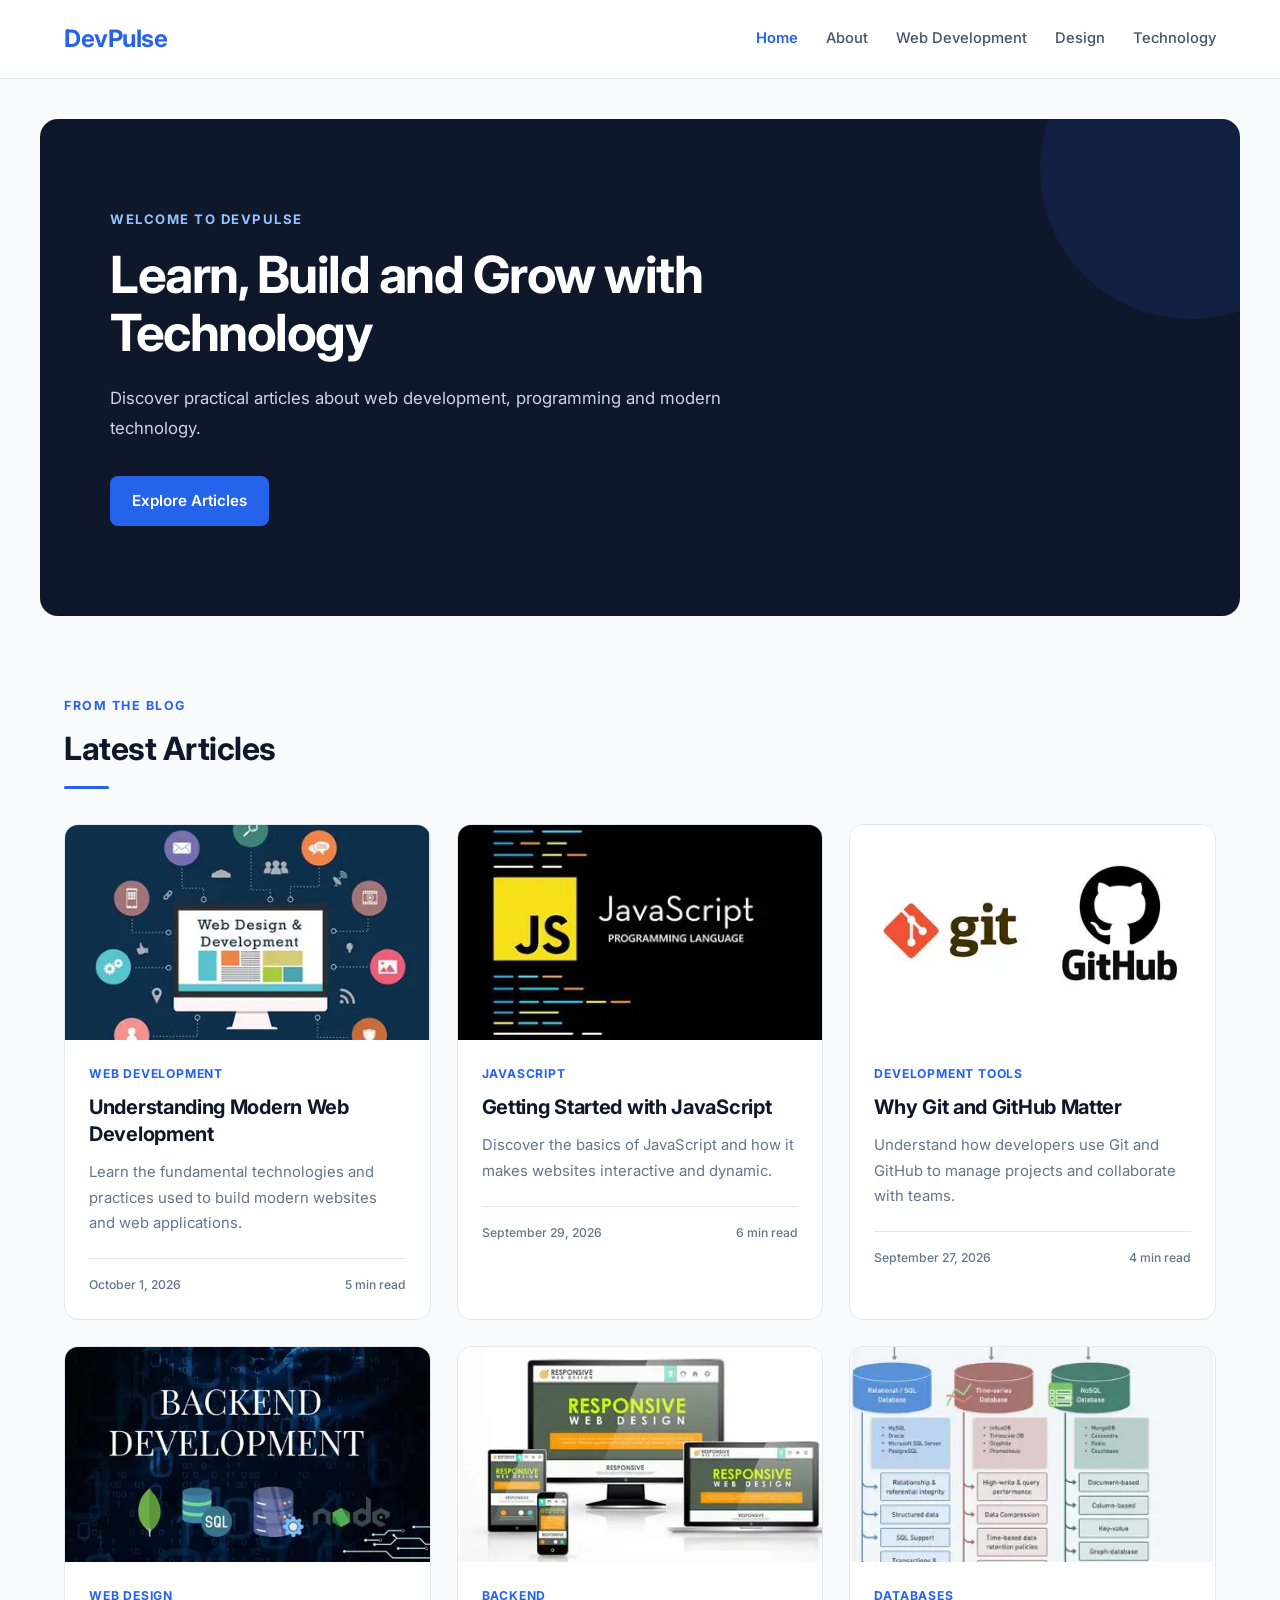
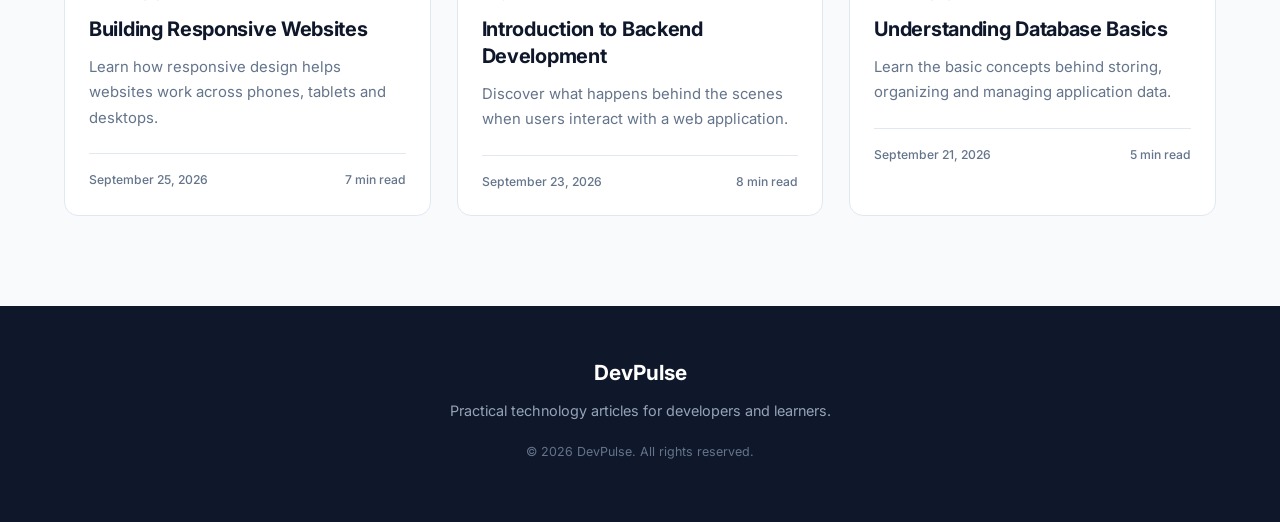
<file: index.html>
<!DOCTYPE html>
<html lang="en">

<head>
    <meta charset="UTF-8">
    <meta name="viewport" content="width=device-width, initial-scale=1.0">

    <title>DevPulse | Technology Blog</title>

    <link rel="preconnect" href="https://fonts.googleapis.com">
    <link rel="preconnect" href="https://fonts.gstatic.com" crossorigin>

    <link href="https://fonts.googleapis.com/css2?family=Inter:wght@400;500;600;700&display=swap" rel="stylesheet">


    <link rel="stylesheet" href="./style.css">
</head>

<body>


    <header class="site-header">

        <nav class="navbar">

            <a href="index.html" class="logo">
                DevPulse
            </a>

            <div class="nav-links">

                <a href="index.html" class="active">Home</a>

                <a href="about.html">About</a>

                <a href="web-development.html">Web Development</a>

                <a href="design.html">Design</a>

                <a href="technology.html">Technology</a>



            </div>

        </nav>

    </header>




    <main>



        <section class="hero">

            <div class="hero-content">

                <p class="hero-label">
                    WELCOME TO DEVPULSE
                </p>

                <h1>
                    Learn, Build and Grow with Technology
                </h1>

                <p class="hero-text">
                    Discover practical articles about web development, programming and modern technology.
                </p>

                <a href="#articles" class="hero-button">
                    Explore Articles
                </a>

            </div>

        </section>




        <section class="articles" id="articles">

            <div class="section-heading">

                <p>
                    FROM THE BLOG
                </p>

                <h2>
                    Latest Articles
                </h2>

                <div class="heading-line"></div>

            </div>




            <div class="article-grid">




                <a href="article.html?article=1" class="article-card-link">

                    <article class="article-card">

                        <div class="article-image">

                            <img src="images/article-1.jpg" alt="Modern web development workspace">

                        </div>

                        <div class="article-content">

                            <p class="article-category">
                                Web Development
                            </p>

                            <h3>
                                Understanding Modern Web Development
                            </h3>

                            <p class="article-description">
                                Learn the fundamental technologies and practices used to build modern websites and web applications.
                            </p>

                            <div class="article-meta">

                                <span>
                                    October 1, 2026
                                </span>

                                <span>
                                    5 min read
                                </span>

                            </div>

                        </div>

                    </article>

                </a>




                <a href="article.html?article=2" class="article-card-link">

                    <article class="article-card">

                        <div class="article-image">

                            <img src="images/article-2.jpg" alt="JavaScript programming code">

                        </div>

                        <div class="article-content">

                            <p class="article-category">
                                JavaScript
                            </p>

                            <h3>
                                Getting Started with JavaScript
                            </h3>

                            <p class="article-description">
                                Discover the basics of JavaScript and how it makes websites interactive and dynamic.
                            </p>

                            <div class="article-meta">

                                <span>
                                    September 29, 2026
                                </span>

                                <span>
                                    6 min read
                                </span>

                            </div>

                        </div>

                    </article>

                </a>




                <a href="article.html?article=3" class="article-card-link">

                    <article class="article-card">

                        <div class="article-image">

                            <img src="images/article-3.jpg" alt="Git and GitHub development workflow">

                        </div>

                        <div class="article-content">

                            <p class="article-category">
                                Development Tools
                            </p>

                            <h3>
                                Why Git and GitHub Matter
                            </h3>

                            <p class="article-description">
                                Understand how developers use Git and GitHub to manage projects and collaborate with teams.
                            </p>

                            <div class="article-meta">

                                <span>
                                    September 27, 2026
                                </span>

                                <span>
                                    4 min read
                                </span>

                            </div>

                        </div>

                    </article>

                </a>




                <a href="article.html?article=4" class="article-card-link">

                    <article class="article-card">

                        <div class="article-image">

                            <img src="images/article-4.jpg" alt="Responsive website displayed on different devices">

                        </div>

                        <div class="article-content">

                            <p class="article-category">
                                Web Design
                            </p>

                            <h3>
                                Building Responsive Websites
                            </h3>

                            <p class="article-description">
                                Learn how responsive design helps websites work across phones, tablets and desktops.
                            </p>

                            <div class="article-meta">

                                <span>
                                    September 25, 2026
                                </span>

                                <span>
                                    7 min read
                                </span>

                            </div>

                        </div>

                    </article>

                </a>



                <a href="article.html?article=5" class="article-card-link">

                    <article class="article-card">

                        <div class="article-image">

                            <img src="images/article-5.jpg" alt="Backend server and programming code">

                        </div>

                        <div class="article-content">

                            <p class="article-category">
                                Backend
                            </p>

                            <h3>
                                Introduction to Backend Development
                            </h3>

                            <p class="article-description">
                                Discover what happens behind the scenes when users interact with a web application.
                            </p>

                            <div class="article-meta">

                                <span>
                                    September 23, 2026
                                </span>

                                <span>
                                    8 min read
                                </span>

                            </div>

                        </div>

                    </article>

                </a>




                <a href="article.html?article=6" class="article-card-link">

                    <article class="article-card">

                        <div class="article-image">

                            <img src="images/article-6.jpg" alt="Database structure and data management">

                        </div>

                        <div class="article-content">

                            <p class="article-category">
                                Databases
                            </p>

                            <h3>
                                Understanding Database Basics
                            </h3>

                            <p class="article-description">
                                Learn the basic concepts behind storing, organizing and managing application data.
                            </p>

                            <div class="article-meta">

                                <span>
                                    September 21, 2026
                                </span>

                                <span>
                                    5 min read
                                </span>

                            </div>

                        </div>

                    </article>

                </a>


            </div>

        </section>

    </main>




    <footer class="site-footer">

        <div class="footer-content">

            <h3>
                DevPulse
            </h3>

            <p>
                Practical technology articles for developers and learners.
            </p>

            <p class="copyright">
                © 2026 DevPulse. All rights reserved.
            </p>

        </div>

    </footer>


</body>

</html>
</file>
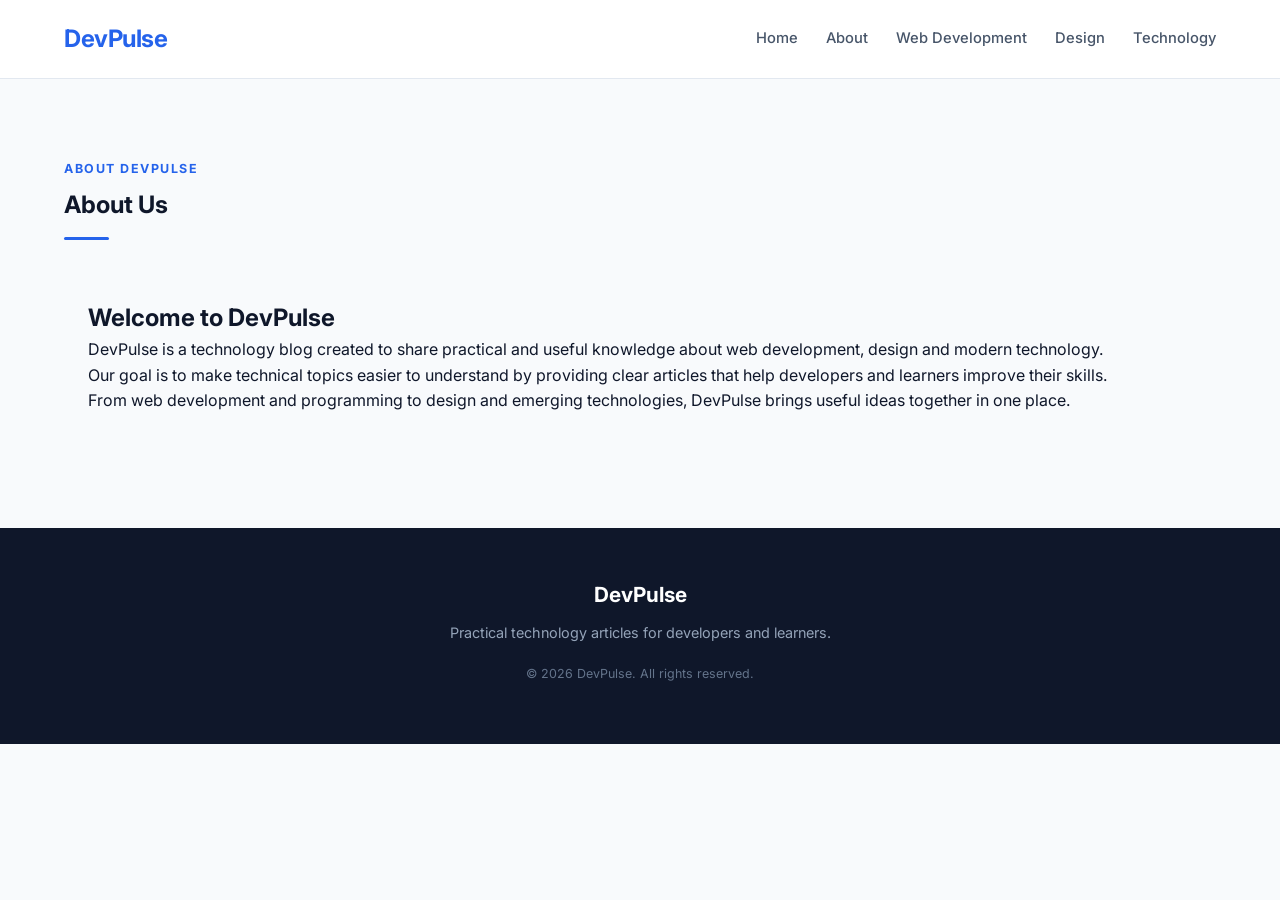
<file: about.html>
<!DOCTYPE html>
<html lang="en">

<head>

    <meta charset="UTF-8">
    <meta name="viewport" content="width=device-width, initial-scale=1.0">

    <title>About | DevPulse</title>

    <link rel="preconnect" href="https://fonts.googleapis.com">
    <link rel="preconnect" href="https://fonts.gstatic.com" crossorigin>

    <link href="https://fonts.googleapis.com/css2?family=Inter:wght@400;500;600;700&display=swap" rel="stylesheet">

    <link rel="stylesheet" href="style.css">

</head>

<body>

    <header class="site-header">

        <nav class="navbar">

            <a href="index.html" class="logo">
                 DevPulse
            </a>

            <div class="nav-links">

                <a href="index.html">Home</a>
                <a href="about.html">About</a>

                <a href="web-development.html"> Web Development</a>

                <a href="design.html"> Design </a>

                <a href="technology.html">Technology</a>


            </div>

        </nav>

    </header>


    <main>

        <section class="articles">

            <div class="section-heading">

                <p>
                    ABOUT DEVPULSE
                </p>

                <h1>
                    About Us
                </h1>

                <div class="heading-line"></div>

            </div>


            <div class="article-content">

                <h2>
                    Welcome to DevPulse
                </h2>

                <p>
                    DevPulse is a technology blog created to share practical and useful knowledge about web development, design and modern technology.
                </p>

                <p>
                    Our goal is to make technical topics easier to understand by providing clear articles that help developers and learners improve their skills.
                </p>

                <p>
                    From web development and programming to design and emerging technologies, DevPulse brings useful ideas together in one place.
                </p>

            </div>

        </section>

    </main>


    <footer class="site-footer">

        <div class="footer-content">

            <h3>
                DevPulse
            </h3>

            <p>
                Practical technology articles for developers and learners.
            </p>

            <p class="copyright">
                © 2026 DevPulse. All rights reserved.
            </p>

        </div>

    </footer>

</body>

</html>
</file>
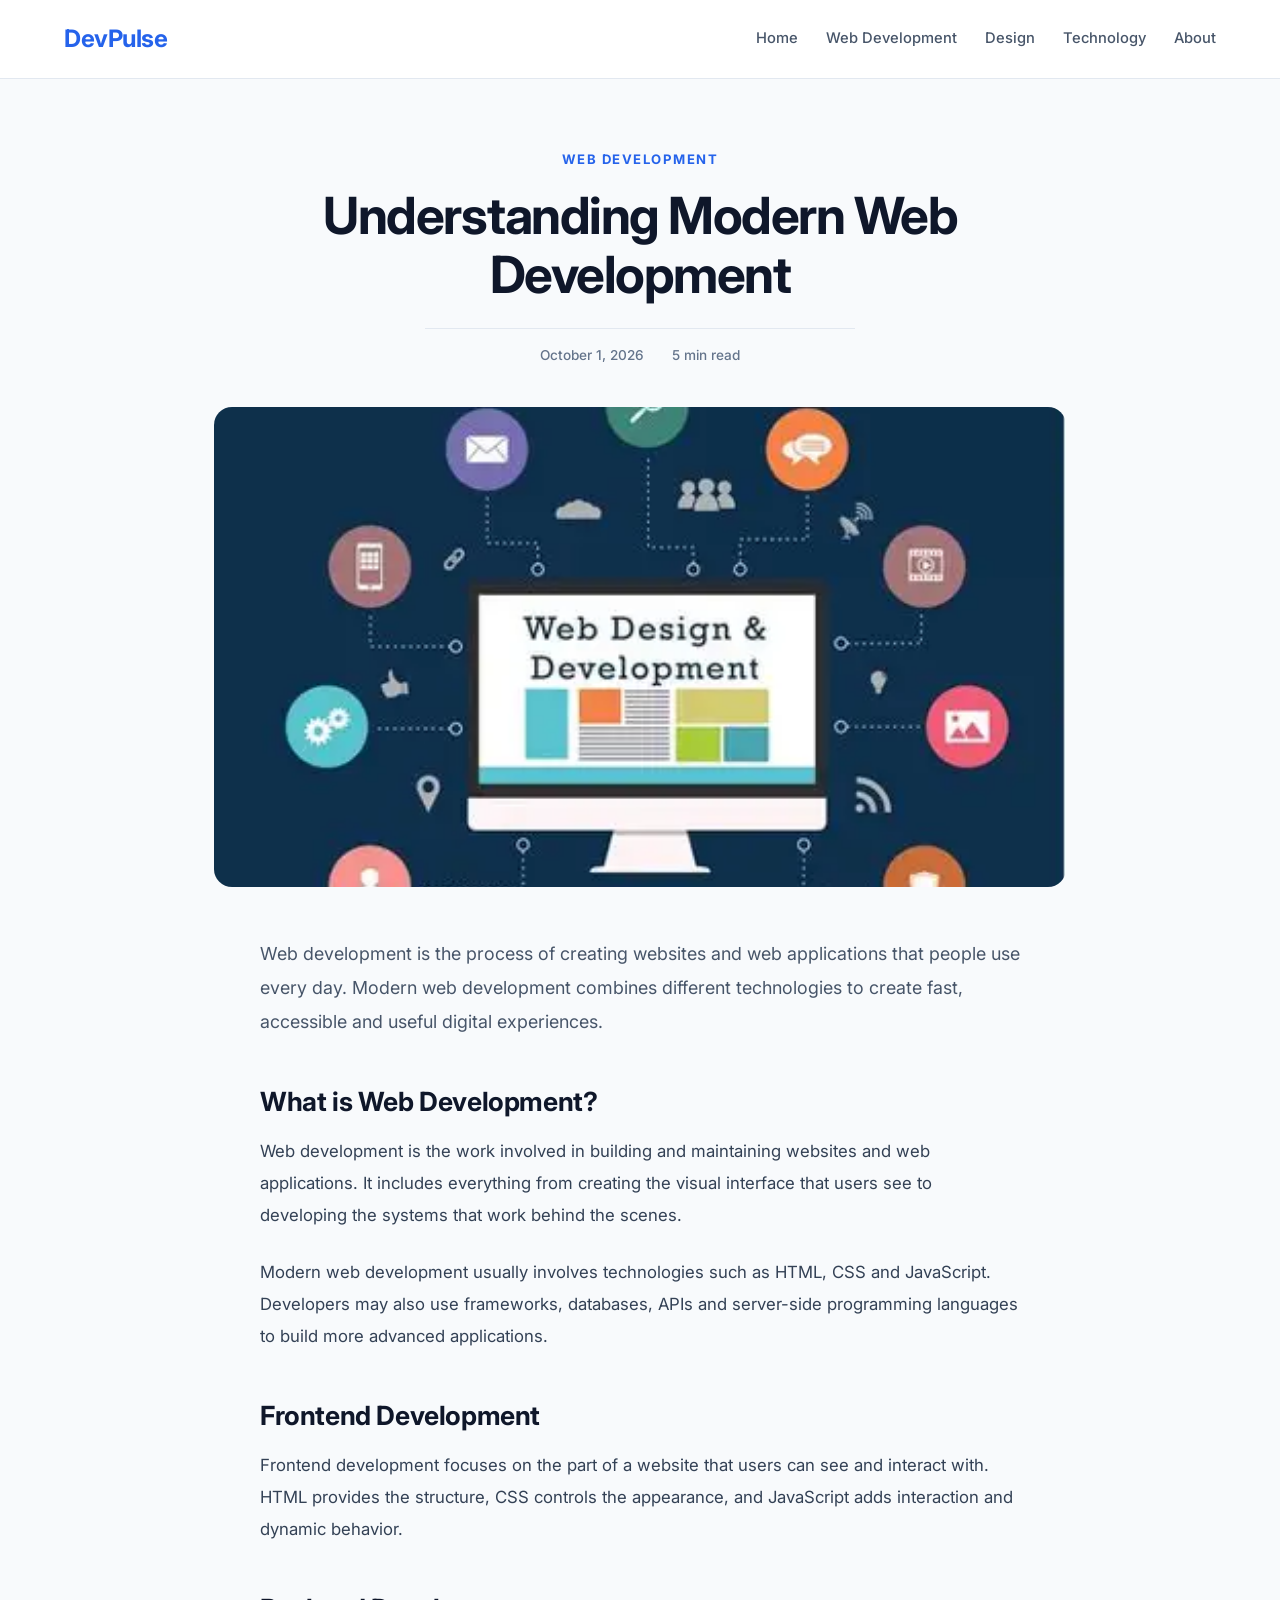
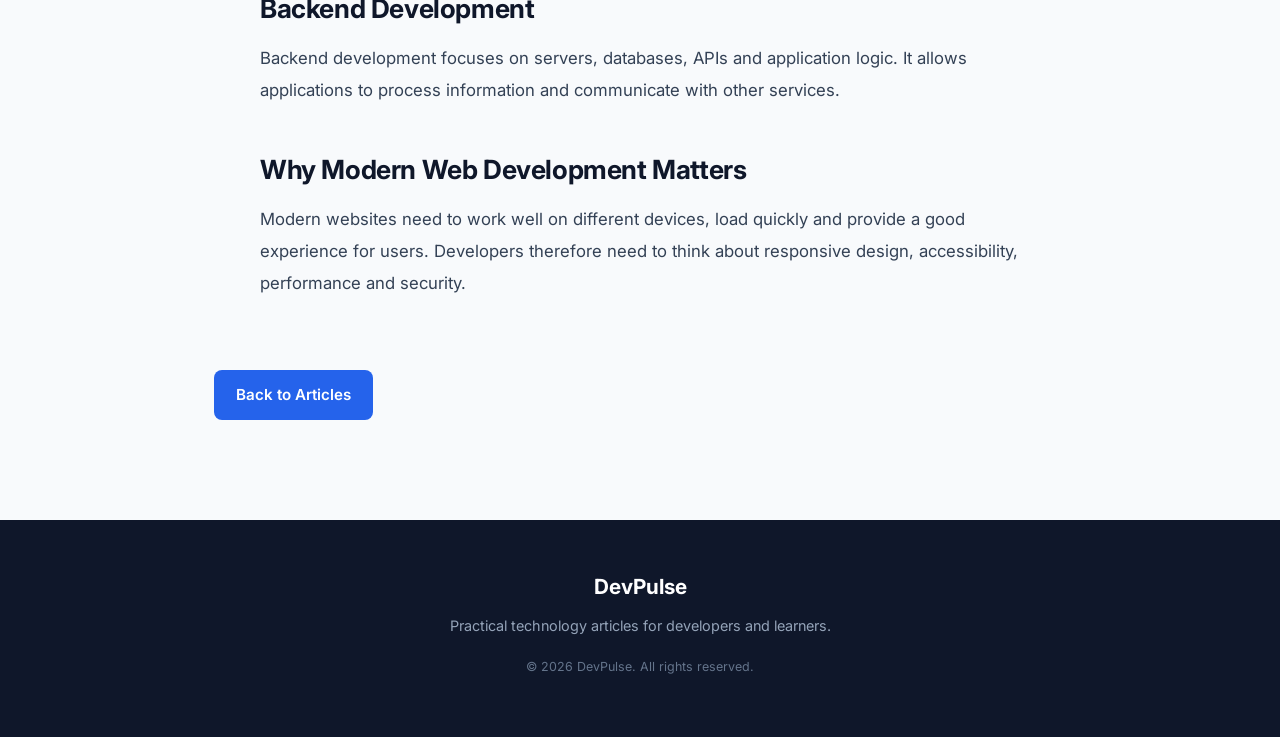
<file: article.html>
<!DOCTYPE html>
<html lang="en">

<head>

    <meta charset="UTF-8">
    <meta name="viewport" content="width=device-width, initial-scale=1.0">

    <title>DevPulse | Article</title>

    <link rel="preconnect" href="https://fonts.googleapis.com">
    <link rel="preconnect" href="https://fonts.gstatic.com" crossorigin>

    <link href="https://fonts.googleapis.com/css2?family=Inter:wght@400;500;600;700&display=swap" rel="stylesheet">


    <link rel="stylesheet" href="style.css">

</head>


<body>




    <header class="site-header">

        <nav class="navbar">

            <a href="index.html" class="logo">
                DevPulse
            </a>


            <div class="nav-links"><a href="index.html">Home</a>

                <a href="web-development.html">Web Development</a>

                <a href="design.html">Design</a>

                <a href="technology.html">Technology</a>

                <a href="about.html">About</a>

            </div>

        </nav>

    </header>



    <main>

        <article class="full-article">




            <div class="article-header">

                <p class="article-category" id="article-category">
                    Web Development
                </p>


                <h1 id="article-title">
                    Understanding Modern Web Development
                </h1>


                <div class="article-meta">

                    <span id="article-date">
                        October 1, 2026
                    </span>

                    <span id="article-read-time">
                        5 min read
                    </span>

                </div>

            </div>




            <div class="full-article-image">

                <img id="article-image" src="images/article-1.jpg" alt="Modern web development workspace">

            </div>




            <div class="article-body" id="article-body">

                <p>
                    Web development is the process of creating websites and web applications that people use every day. Modern web development combines different technologies to create fast, accessible and useful digital experiences.
                </p>


                <h2>
                    What is Web Development?
                </h2>


                <p>
                    Web development is the work involved in building and maintaining websites and web applications. It includes everything from creating the visual interface that users see to developing the systems that work behind the scenes.
                </p>


                <p>
                    Modern web development usually involves technologies such as HTML, CSS and JavaScript. Developers may also use frameworks, databases, APIs and server-side programming languages to build more advanced applications.
                </p>


                <h2>
                    Frontend Development
                </h2>


                <p>
                    Frontend development focuses on the part of a website that users can see and interact with. HTML provides the structure, CSS controls the appearance, and JavaScript adds interaction and dynamic behavior.
                </p>


                <h2>
                    Backend Development
                </h2>


                <p>
                    Backend development focuses on the server-side part of an application. It handles business logic, databases, authentication, APIs and communication between different parts of a system.
                </p>


                <h2>
                    Why Modern Web Development Matters
                </h2>


                <p>
                    Modern websites need to work well on different devices, load quickly and provide a good experience for users. Developers therefore need to think about responsive design, accessibility, performance and security.
                </p>


            </div>




            <a href="index.html" class="hero-button article-button">Back to Articles</a>


        </article>

    </main>




    <footer class="site-footer">

        <div class="footer-content">

            <h3>
                DevPulse
            </h3>

            <p>
                Practical technology articles for developers and learners.
            </p>

            <p class="copyright">
                © 2026 DevPulse. All rights reserved.
            </p>

        </div>

    </footer>



    <script>
        const articles = {

            1: {
                category: "Web Development",
                title: "Understanding Modern Web Development",
                date: "October 1, 2026",
                readTime: "5 min read",
                image: "images/article-1.jpg",
                alt: "Modern web development workspace",
                content: `
                    <p>
                        Web development is the process of creating websites
                        and web applications that people use every day.
                        Modern web development combines different technologies
                        to create fast, accessible and useful digital experiences.
                    </p>

                    <h2>
                        What is Web Development?
                    </h2>

                    <p>
                        Web development is the work involved in building and
                        maintaining websites and web applications. It includes
                        everything from creating the visual interface that users
                        see to developing the systems that work behind the scenes.
                    </p>

                    <p>
                        Modern web development usually involves technologies
                        such as HTML, CSS and JavaScript. Developers may also
                        use frameworks, databases, APIs and server-side
                        programming languages to build more advanced applications.
                    </p>

                    <h2>
                        Frontend Development
                    </h2>

                    <p>
                        Frontend development focuses on the part of a website
                        that users can see and interact with. HTML provides
                        the structure, CSS controls the appearance, and JavaScript
                        adds interaction and dynamic behavior.
                    </p>

                    <h2>
                        Backend Development
                    </h2>

                    <p>
                        Backend development focuses on servers, databases,
                        APIs and application logic. It allows applications
                        to process information and communicate with other services.
                    </p>

                    <h2>
                        Why Modern Web Development Matters
                    </h2>

                    <p>
                        Modern websites need to work well on different devices,
                        load quickly and provide a good experience for users.
                        Developers therefore need to think about responsive
                        design, accessibility, performance and security.
                    </p>
                `
            },


            2: {
                category: "JavaScript",
                title: "Getting Started with JavaScript",
                date: "September 29, 2026",
                readTime: "6 min read",
                image: "images/article-2.jpg",
                alt: "JavaScript programming code",
                content: `
                    <p>
                        JavaScript is one of the most important programming
                        languages used in modern web development. It allows
                        developers to create interactive and dynamic websites.
                    </p>

                    <h2>
                        What is JavaScript?
                    </h2>

                    <p>
                        JavaScript is a programming language that runs mainly
                        in web browsers. It can respond to user actions,
                        change webpage content and communicate with servers.
                    </p>

                    <h2>
                        Why Learn JavaScript?
                    </h2>

                    <p>
                        JavaScript is useful for creating interactive websites
                        and web applications. It is also used with modern
                        frameworks and technologies for frontend and backend development.
                    </p>

                    <h2>
                        Basic JavaScript Concepts
                    </h2>

                    <p>
                        Beginners should start by learning variables, data types,
                        functions, conditions, loops and events. These concepts
                        provide a strong foundation for writing JavaScript programs.
                    </p>

                    <h2>
                        JavaScript in Web Development
                    </h2>

                    <p>
                        HTML creates structure, CSS creates presentation and
                        JavaScript adds behavior. Together, these technologies
                        allow developers to create complete interactive experiences.
                    </p>
                `
            },


            3: {
                category: "Development Tools",
                title: "Why Git and GitHub Matter",
                date: "September 27, 2026",
                readTime: "4 min read",
                image: "images/article-3.jpg",
                alt: "Git and GitHub development workflow",
                content: `
                    <p>
                        Git and GitHub are widely used tools in software development.
                        They help developers manage source code, track changes
                        and collaborate with other developers.
                    </p>

                    <h2>
                        What is Git?
                    </h2>

                    <p>
                        Git is a version control system. It records changes
                        made to files and allows developers to return to previous
                        versions of a project when necessary.
                    </p>

                    <h2>
                        What is GitHub?
                    </h2>

                    <p>
                        GitHub is an online platform where developers can store
                        Git repositories, collaborate on projects and share their
                        work with other people.
                    </p>

                    <h2>
                        Why Developers Use Git
                    </h2>

                    <p>
                        Git makes it easier to work safely on projects.
                        Developers can create branches, make commits and merge
                        changes without losing previous versions of their code.
                    </p>

                    <h2>
                        Collaboration
                    </h2>

                    <p>
                        GitHub also supports collaboration through branches,
                        pull requests, issues and code reviews. These features
                        are especially useful when developers work as a team.
                    </p>
                `
            },


            4: {
                category: "Web Design",
                title: "Building Responsive Websites",
                date: "September 25, 2026",
                readTime: "7 min read",
                image: "images/article-4.jpg",
                alt: "Responsive website displayed on different devices",
                content: `
                    <p>
                        Responsive web design allows websites to adapt to
                        different screen sizes and devices. A responsive website
                        should work well on phones, tablets and desktop computers.
                    </p>

                    <h2>
                        What is Responsive Design?
                    </h2>

                    <p>
                        Responsive design uses flexible layouts, images and
                        CSS techniques to make a website adapt to the available
                        screen size.
                    </p>

                    <h2>
                        Why Responsive Design Matters
                    </h2>

                    <p>
                        People access websites using many different devices.
                        A responsive design provides a better experience
                        regardless of the device being used.
                    </p>

                    <h2>
                        CSS Media Queries
                    </h2>

                    <p>
                        CSS media queries allow developers to apply different
                        styles depending on the screen size. They are one of
                        the most important tools for responsive websites.
                    </p>

                    <h2>
                        Good Responsive Practices
                    </h2>

                    <p>
                        Developers should use flexible layouts, readable text,
                        responsive images and appropriate spacing to make
                        websites comfortable to use on different devices.
                    </p>
                `
            },


            5: {
                category: "Backend",
                title: "Introduction to Backend Development",
                date: "September 23, 2026",
                readTime: "8 min read",
                image: "images/article-5.jpg",
                alt: "Backend server and programming code",
                content: `
                    <p>
                        Backend development focuses on the parts of a web
                        application that users do not directly see. It is
                        responsible for processing data and application logic.
                    </p>

                    <h2>
                        What is Backend Development?
                    </h2>

                    <p>
                        Backend development involves servers, databases,
                        APIs and business logic. It connects the user interface
                        with the information and services required by an application.
                    </p>

                    <h2>
                        Servers
                    </h2>

                    <p>
                        A server receives requests from clients and sends
                        responses. For example, a server can process a login
                        request and return information to the user.
                    </p>

                    <h2>
                        Databases
                    </h2>

                    <p>
                        Backend applications often use databases to store
                        information such as users, products, orders and other
                        application data.
                    </p>

                    <h2>
                        APIs
                    </h2>

                    <p>
                        APIs allow different applications and services to
                        communicate with each other. They are an important
                        part of modern backend development.
                    </p>
                `
            },


            6: {
                category: "Databases",
                title: "Understanding Database Basics",
                date: "September 21, 2026",
                readTime: "5 min read",
                image: "images/article-6.jpg",
                alt: "Database structure and data management",
                content: `
                    <p>
                        Databases are used to store, organize and manage
                        information. Almost every modern application depends
                        on some form of data storage.
                    </p>

                    <h2>
                        What is a Database?
                    </h2>

                    <p>
                        A database is an organized collection of information
                        that can be stored, accessed and managed by software.
                    </p>

                    <h2>
                        Types of Databases
                    </h2>

                    <p>
                        Common database systems include relational databases
                        such as MySQL and PostgreSQL, as well as NoSQL databases
                        such as MongoDB.
                    </p>

                    <h2>
                        Tables and Records
                    </h2>

                    <p>
                        In relational databases, information is commonly
                        organized into tables. Tables contain rows and columns
                        that represent different pieces of information.
                    </p>

                    <h2>
                        Why Databases Matter
                    </h2>

                    <p>
                        Databases allow applications to store information
                        reliably and retrieve it when users need it. Good
                        database design is important for performance and security.
                    </p>
                `
            }

        };


        // Get the article number from the URL

        const urlParams = new URLSearchParams(window.location.search);

        const articleNumber = urlParams.get("article") || "1";


        // Select the requested article

        const article = articles[articleNumber];


        // Display the article

        if (article) {

            document.getElementById("article-category").textContent =
                article.category;

            document.getElementById("article-title").textContent =
                article.title;

            document.getElementById("article-date").textContent =
                article.date;

            document.getElementById("article-read-time").textContent =
                article.readTime;

            document.getElementById("article-image").src =
                article.image;

            document.getElementById("article-image").alt =
                article.alt;

            document.getElementById("article-body").innerHTML =
                article.content;

            document.title =
                article.title + " | DevPulse";

        }
    </script>


</body>

</html>
</file>
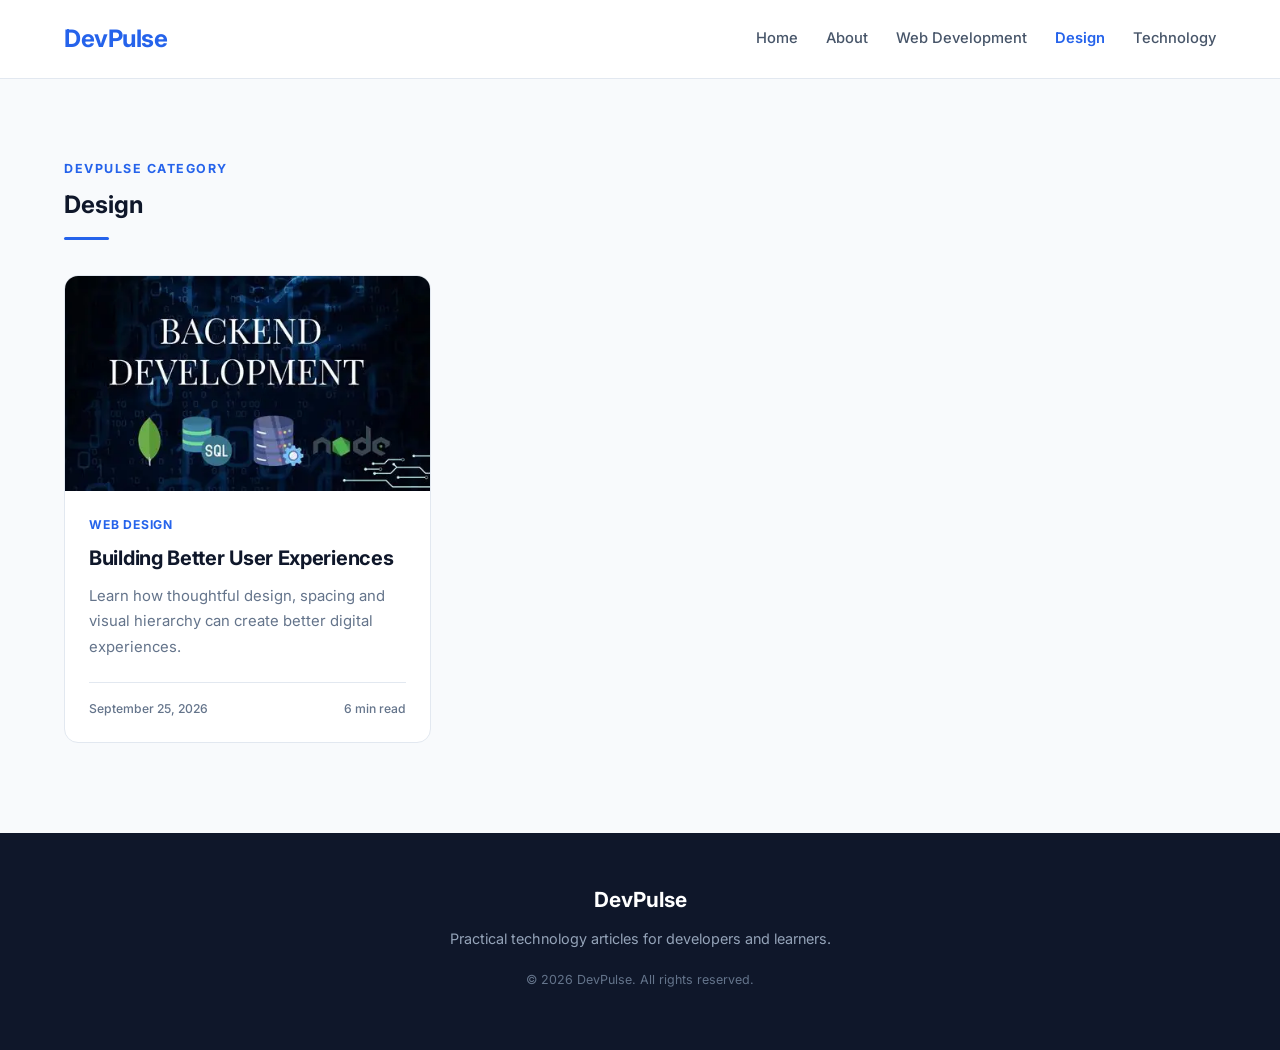
<file: design.html>
<!DOCTYPE html>
<html lang="en">

<head>

    <meta charset="UTF-8">
    <meta name="viewport" content="width=device-width, initial-scale=1.0">

    <title>Design | DevPulse</title>

    <link rel="preconnect" href="https://fonts.googleapis.com">
    <link rel="preconnect" href="https://fonts.gstatic.com" crossorigin>

    <link href="https://fonts.googleapis.com/css2?family=Inter:wght@400;500;600;700&display=swap" rel="stylesheet">

    <link rel="stylesheet" href="style.css">

</head>


<body>

    <header class="site-header">

        <nav class="navbar">

            <a href="index.html" class="logo">
                DevPulse
            </a>


            <div class="nav-links">

                <a href="index.html">Home</a>

                <a href="about.html">About</a>

                <a href="web-development.html">Web Development</a>

                <a href="design.html" class="active">Design</a>

                <a href="technology.html">Technology</a>



            </div>

        </nav>

    </header>


    <main>

        <section class="articles">

            <div class="section-heading">

                <p>
                    DEVPULSE CATEGORY
                </p>

                <h1>
                    Design
                </h1>

                <div class="heading-line"></div>

            </div>


            <div class="article-grid">


                <article class="article-card">

                    <div class="article-image">

                        <img src="images/article-4.jpg" alt="Responsive website design">

                    </div>


                    <div class="article-content">

                        <p class="article-category">
                            Web Design
                        </p>

                        <h3>
                            Building Better User Experiences
                        </h3>

                        <p class="article-description">
                            Learn how thoughtful design, spacing and visual hierarchy can create better digital experiences.
                        </p>


                        <div class="article-meta">

                            <span>
                                September 25, 2026
                            </span>

                            <span>
                                6 min read
                            </span>

                        </div>

                    </div>

                </article>


            </div>

        </section>

    </main>


    <footer class="site-footer">

        <div class="footer-content">

            <h3>
                DevPulse
            </h3>

            <p>
                Practical technology articles for developers and learners.
            </p>

            <p class="copyright">
                © 2026 DevPulse. All rights reserved.
            </p>

        </div>

    </footer>

</body>

</html>
</file>
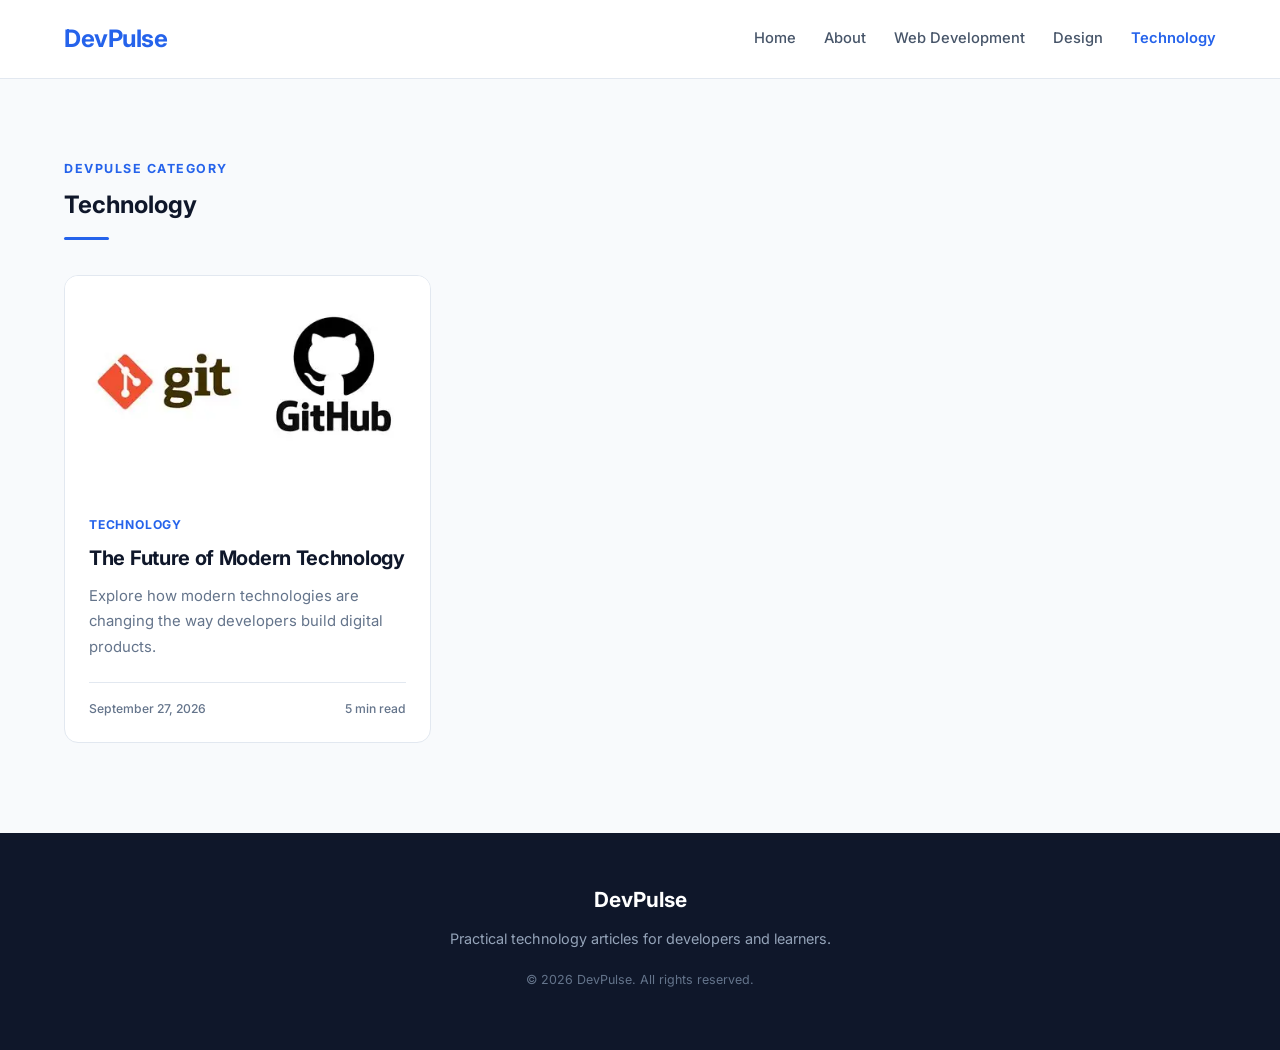
<file: technology.html>
<!DOCTYPE html>
<html lang="en">

<head>

    <meta charset="UTF-8">
    <meta name="viewport" content="width=device-width, initial-scale=1.0">

    <title>Technology | DevPulse</title>

    <link rel="preconnect" href="https://fonts.googleapis.com">
    <link rel="preconnect" href="https://fonts.gstatic.com" crossorigin>

    <link href="https://fonts.googleapis.com/css2?family=Inter:wght@400;500;600;700&display=swap" rel="stylesheet">

    <link rel="stylesheet" href="style.css">

</head>

<body>

    <header class="site-header">

        <nav class="navbar">

            <a href="index.html" class="logo">
                DevPulse
            </a>

            <div class="nav-links">

                <a href="index.html">Home</a>

                <a href="about.html">About</a>

                <a href="web-development.html"> Web Development </a>

                <a href="design.html"> Design</a>

                <a href="technology.html" class="active"> Technology</a>



            </div>

        </nav>

    </header>


    <main>

        <section class="articles">

            <div class="section-heading">

                <p>
                    DEVPULSE CATEGORY
                </p>

                <h1>
                    Technology
                </h1>

                <div class="heading-line"></div>

            </div>


            <div class="article-grid">

                <article class="article-card">

                    <div class="article-image">

                        <img src="images/article-3.jpg" alt="Modern technology and software development">

                    </div>


                    <div class="article-content">

                        <p class="article-category">
                            Technology
                        </p>

                        <h3>
                            The Future of Modern Technology
                        </h3>

                        <p class="article-description">
                            Explore how modern technologies are changing the way developers build digital products.
                        </p>


                        <div class="article-meta">

                            <span>
                                September 27, 2026
                            </span>

                            <span>
                                5 min read
                            </span>

                        </div>

                    </div>

                </article>

            </div>

        </section>

    </main>


    <footer class="site-footer">

        <div class="footer-content">

            <h3>
                DevPulse
            </h3>

            <p>
                Practical technology articles for developers and learners.
            </p>

            <p class="copyright">
                © 2026 DevPulse. All rights reserved.
            </p>

        </div>

    </footer>

</body>

</html>
</file>
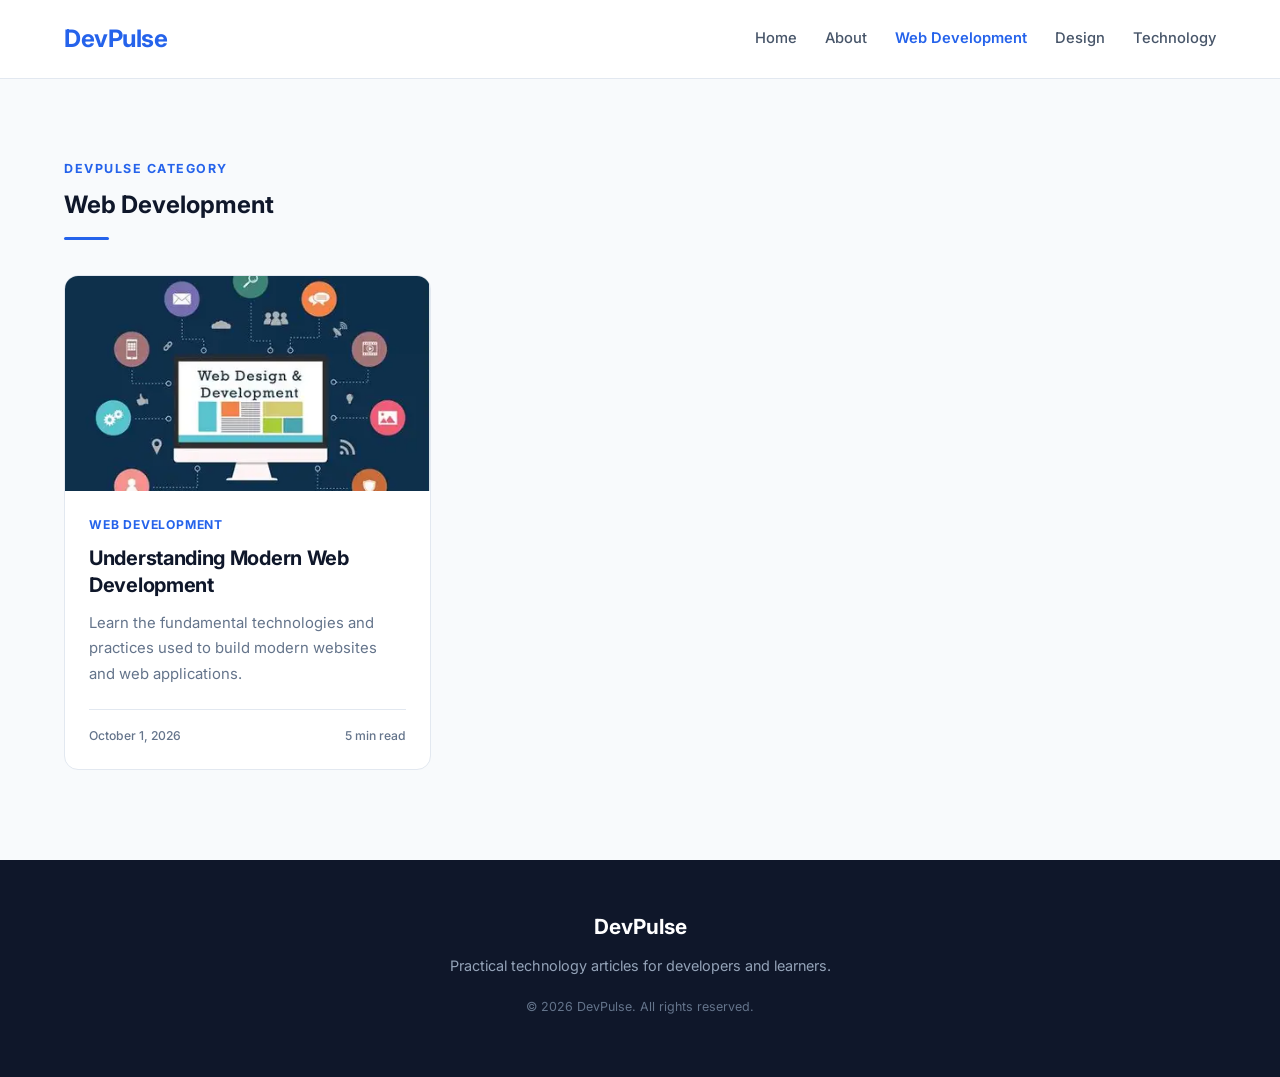
<file: web-development.html>
<!DOCTYPE html>
<html lang="en">

<head>
    <meta charset="UTF-8">
    <meta name="viewport" content="width=device-width, initial-scale=1.0">

    <title>Web Development | DevPulse</title>

    <link rel="preconnect" href="https://fonts.googleapis.com">
    <link rel="preconnect" href="https://fonts.gstatic.com" crossorigin>

    <link href="https://fonts.googleapis.com/css2?family=Inter:wght@400;500;600;700&display=swap" rel="stylesheet">

    <link rel="stylesheet" href="style.css">
</head>

<body>

    <header class="site-header">

        <nav class="navbar">

            <a href="index.html" class="logo">
                DevPulse
            </a>

            <div class="nav-links">

                <a href="index.html">
                    Home
                </a>
                <a href="about.html">About</a>

                <a href="web-development.html" class="active">
                    Web Development
                </a>

                <a href="design.html">
                    Design
                </a>

                <a href="technology.html">
                    Technology
                </a>



            </div>

        </nav>

    </header>


    <main>

        <section class="articles">

            <div class="section-heading">

                <p>
                    DEVPULSE CATEGORY
                </p>

                <h1>
                    Web Development
                </h1>

                <div class="heading-line"></div>

            </div>


            <div class="article-grid">

                <article class="article-card">

                    <div class="article-image">

                        <img src="images/article-1.jpg" alt="Modern web development workspace">

                    </div>

                    <div class="article-content">

                        <p class="article-category">
                            Web Development
                        </p>

                        <h3>
                            Understanding Modern Web Development
                        </h3>

                        <p class="article-description">
                            Learn the fundamental technologies and practices used to build modern websites and web applications.
                        </p>

                        <div class="article-meta">

                            <span>
                                October 1, 2026
                            </span>

                            <span>
                                5 min read
                            </span>

                        </div>

                    </div>

                </article>

            </div>

        </section>

    </main>


    <footer class="site-footer">

        <div class="footer-content">

            <h3>
                DevPulse
            </h3>

            <p>
                Practical technology articles for developers and learners.
            </p>

            <p class="copyright">
                © 2026 DevPulse. All rights reserved.
            </p>

        </div>

    </footer>

</body>

</html>
</file>
<file: style.css>
* {
    margin: 0;
    padding: 0;
    box-sizing: border-box;
}

html {
    scroll-behavior: smooth;
}

body {
    font-family: "Inter", sans-serif;
    background-color: #f8fafc;
    color: #0f172a;
    line-height: 1.6;
}

a {
    text-decoration: none;
}

img {
    display: block;
    width: 100%;
}

.site-header {
    width: 100%;
    background-color: #ffffff;
    border-bottom: 1px solid #e2e8f0;
    position: sticky;
    top: 0;
    z-index: 1000;
}

.navbar {
    max-width: 1200px;
    margin: 0 auto;
    padding: 20px 24px;
    display: flex;
    justify-content: space-between;
    align-items: center;
}

.logo {
    color: #2563eb;
    font-size: 1.5rem;
    font-weight: 700;
    letter-spacing: -0.5px;
    transition: color 0.3s ease;
}

.logo:hover {
    color: #1d4ed8;
}

.nav-links {
    display: flex;
    align-items: center;
    gap: 28px;
}

.nav-links a {
    color: #475569;
    font-size: 0.92rem;
    font-weight: 500;
    transition: color 0.3s ease;
}

.nav-links a:hover {
    color: #2563eb;
}

.nav-links a.active {
    color: #2563eb;
    font-weight: 600;
}

.hero {
    max-width: 1200px;
    margin: 40px auto 0;
    padding: 90px 70px;
    background-color: #0f172a;
    color: #ffffff;
    border-radius: 18px;
    overflow: hidden;
    position: relative;
}

.hero::after {
    content: "";
    position: absolute;
    width: 300px;
    height: 300px;
    right: -100px;
    top: -100px;
    background-color: #2563eb;
    opacity: 0.12;
    border-radius: 50%;
}

.hero-content {
    max-width: 720px;
    position: relative;
    z-index: 1;
}

.hero-label {
    margin-bottom: 16px;
    color: #93c5fd;
    font-size: 0.82rem;
    font-weight: 700;
    letter-spacing: 1.5px;
}

.hero h1 {
    margin-bottom: 22px;
    font-size: 3.2rem;
    font-weight: 700;
    line-height: 1.12;
    letter-spacing: -1.5px;
}

.hero-text {
    max-width: 650px;
    margin-bottom: 32px;
    color: #cbd5e1;
    font-size: 1.05rem;
    line-height: 1.8;
}

.hero-button {
    display: inline-block;
    padding: 13px 22px;
    background-color: #2563eb;
    color: #ffffff;
    border-radius: 8px;
    font-size: 0.95rem;
    font-weight: 600;
    transition: background-color 0.3s ease, transform 0.3s ease, box-shadow 0.3s ease;
}

.hero-button:hover {
    background-color: #1d4ed8;
    transform: translateY(-2px);
    box-shadow: 0 8px 20px rgba(37, 99, 235, 0.3);
}

.articles {
    max-width: 1200px;
    margin: 80px auto;
    padding: 0 24px;
}

.section-heading {
    margin-bottom: 35px;
}

.section-heading p {
    margin-bottom: 7px;
    color: #2563eb;
    font-size: 0.78rem;
    font-weight: 700;
    letter-spacing: 1.5px;
}

.section-heading h2 {
    color: #0f172a;
    font-size: 2rem;
    font-weight: 700;
    letter-spacing: -0.5px;
}

.heading-line {
    width: 45px;
    height: 3px;
    margin-top: 12px;
    background-color: #2563eb;
    border-radius: 10px;
}

.article-grid {
    display: grid;
    grid-template-columns: repeat(3, 1fr);
    gap: 26px;
}

.article-card-link {
    display: block;
    color: inherit;
    text-decoration: none;
    cursor: pointer;
}

.article-card {
    height: 100%;
    background-color: #ffffff;
    border: 1px solid #e2e8f0;
    border-radius: 14px;
    overflow: hidden;
    transition: transform 0.3s ease, box-shadow 0.3s ease, border-color 0.3s ease;
}

.article-card-link:hover .article-card {
    transform: translateY(-7px);
    border-color: #cbd5e1;
    box-shadow: 0 18px 40px rgba(15, 23, 42, 0.10);
}

.article-image {
    width: 100%;
    height: 215px;
    overflow: hidden;
}

.article-image img {
    width: 100%;
    height: 100%;
    object-fit: cover;
    transition: transform 0.4s ease;
}

.article-card-link:hover .article-image img {
    transform: scale(1.04);
}

.article-content {
    padding: 24px;
}

.article-category {
    margin-bottom: 11px;
    color: #2563eb;
    font-size: 0.76rem;
    font-weight: 700;
    text-transform: uppercase;
    letter-spacing: 0.8px;
}

.article-card h3 {
    margin-bottom: 12px;
    color: #0f172a;
    font-size: 1.25rem;
    font-weight: 700;
    line-height: 1.35;
    letter-spacing: -0.3px;
}

.article-description {
    margin-bottom: 22px;
    color: #64748b;
    font-size: 0.93rem;
    line-height: 1.7;
}

.article-meta {
    padding-top: 16px;
    border-top: 1px solid #e2e8f0;
    display: flex;
    justify-content: space-between;
    align-items: center;
    gap: 15px;
    color: #64748b;
    font-size: 0.76rem;
    font-weight: 500;
}

.full-article {
    max-width: 900px;
    margin: 70px auto 100px;
    padding: 0 24px;
}

.article-header {
    max-width: 800px;
    margin: 0 auto 40px;
    text-align: center;
}

.article-header .article-category {
    margin-bottom: 16px;
    color: #2563eb;
    font-size: 0.82rem;
    font-weight: 700;
    text-transform: uppercase;
    letter-spacing: 1.5px;
}

.article-header h1 {
    margin-bottom: 24px;
    color: #0f172a;
    font-size: 3.2rem;
    font-weight: 700;
    line-height: 1.15;
    letter-spacing: -1.5px;
}

.article-header .article-meta {
    max-width: 430px;
    margin: 0 auto;
    padding-top: 16px;
    border-top: 1px solid #e2e8f0;
    display: flex;
    justify-content: center;
    align-items: center;
    gap: 28px;
    color: #64748b;
    font-size: 0.85rem;
    font-weight: 500;
}

.full-article-image {
    width: 100%;
    height: 480px;
    margin-bottom: 50px;
    overflow: hidden;
    border-radius: 18px;
    background-color: #e2e8f0;
}

.full-article-image img {
    width: 100%;
    height: 100%;
    object-fit: cover;
}

.article-body {
    max-width: 760px;
    margin: 0 auto;
    color: #334155;
    font-size: 1.05rem;
    line-height: 1.9;
}


/* Paragraphs */

.article-body p {
    margin-bottom: 25px;
}


/* Headings */

.article-body h2 {
    margin-top: 45px;
    margin-bottom: 18px;
    color: #0f172a;
    font-size: 1.65rem;
    font-weight: 700;
    line-height: 1.3;
    letter-spacing: -0.4px;
}

.article-body p:first-child {
    color: #475569;
    font-size: 1.12rem;
}

.article-body a {
    color: #2563eb;
    font-weight: 600;
}

.article-body a:hover {
    color: #1d4ed8;
    text-decoration: underline;
}

.article-body ul,
.article-body ol {
    margin: 0 0 25px 25px;
}

.article-body li {
    margin-bottom: 10px;
}

.article-button {
    margin-top: 45px;
}

.site-footer {
    margin-top: 90px;
    padding: 50px 24px;
    background-color: #0f172a;
    color: #cbd5e1;
    text-align: center;
}

.footer-content {
    max-width: 700px;
    margin: 0 auto;
}

.footer-content h3 {
    margin-bottom: 10px;
    color: #ffffff;
    font-size: 1.3rem;
}

.footer-content p {
    margin-bottom: 10px;
    font-size: 0.9rem;
    color: #94a3b8;
}

.footer-content .copyright {
    margin-top: 20px;
    font-size: 0.78rem;
    color: #64748b;
}

@media (max-width: 950px) {
    .navbar {
        padding: 18px 20px;
    }
    .nav-links {
        gap: 18px;
    }
    .nav-links a {
        font-size: 0.85rem;
    }
    .hero {
        margin: 30px 20px 0;
        padding: 70px 50px;
    }
    .hero h1 {
        font-size: 2.7rem;
    }
    .articles {
        padding: 0 20px;
    }
    .article-grid {
        grid-template-columns: repeat(2, 1fr);
    }
    .full-article {
        margin-top: 55px;
    }
    .article-header h1 {
        font-size: 2.7rem;
    }
    .full-article-image {
        height: 400px;
    }
}

@media (max-width: 650px) {
    .site-header {
        position: static;
    }
    .navbar {
        flex-direction: column;
        gap: 18px;
        padding: 18px 16px;
    }
    .nav-links {
        width: 100%;
        justify-content: center;
        flex-wrap: wrap;
        gap: 10px 16px;
    }
    .nav-links a {
        font-size: 0.82rem;
    }
    .hero {
        margin: 20px 16px 0;
        padding: 55px 25px;
        border-radius: 14px;
    }
    .hero h1 {
        font-size: 2.1rem;
        letter-spacing: -0.8px;
    }
    .hero-text {
        font-size: 0.92rem;
        line-height: 1.7;
    }
    .hero-button {
        padding: 12px 18px;
    }
    .articles {
        margin: 60px auto;
        padding: 0 16px;
    }
    .section-heading h2 {
        font-size: 1.7rem;
    }
    .article-grid {
        grid-template-columns: 1fr;
        gap: 20px;
    }
    .article-image {
        height: 220px;
    }
    .article-content {
        padding: 21px;
    }
    .full-article {
        margin: 45px auto 70px;
        padding: 0 18px;
    }
    .article-header {
        margin-bottom: 30px;
    }
    .article-header .article-category {
        font-size: 0.72rem;
        letter-spacing: 1.2px;
    }
    .article-header h1 {
        margin-bottom: 20px;
        font-size: 2.15rem;
        line-height: 1.2;
        letter-spacing: -0.8px;
    }
    .article-header .article-meta {
        gap: 18px;
        font-size: 0.76rem;
    }
    .full-article-image {
        height: 260px;
        margin-bottom: 35px;
        border-radius: 12px;
    }
    .article-body {
        font-size: 0.98rem;
        line-height: 1.8;
    }
    .article-body p {
        margin-bottom: 22px;
    }
    .article-body p:first-child {
        font-size: 1.02rem;
    }
    .article-body h2 {
        margin-top: 35px;
        margin-bottom: 15px;
        font-size: 1.4rem;
    }
    .article-button {
        margin-top: 35px;
    }
}

@media (max-width: 400px) {
    .hero {
        padding: 45px 20px;
    }
    .hero h1 {
        font-size: 1.8rem;
    }
    .hero-label {
        font-size: 0.72rem;
    }
    .article-image {
        height: 190px;
    }
    .article-card h3 {
        font-size: 1.15rem;
    }
    .article-meta {
        font-size: 0.7rem;
    }
    .full-article {
        padding: 0 15px;
    }
    .article-header h1 {
        font-size: 1.8rem;
    }
    .article-header .article-meta {
        flex-direction: column;
        gap: 6px;
    }
    .full-article-image {
        height: 210px;
        border-radius: 10px;
    }
    .article-body {
        font-size: 0.94rem;
    }
    .article-body h2 {
        font-size: 1.3rem;
    }
}
</file>
